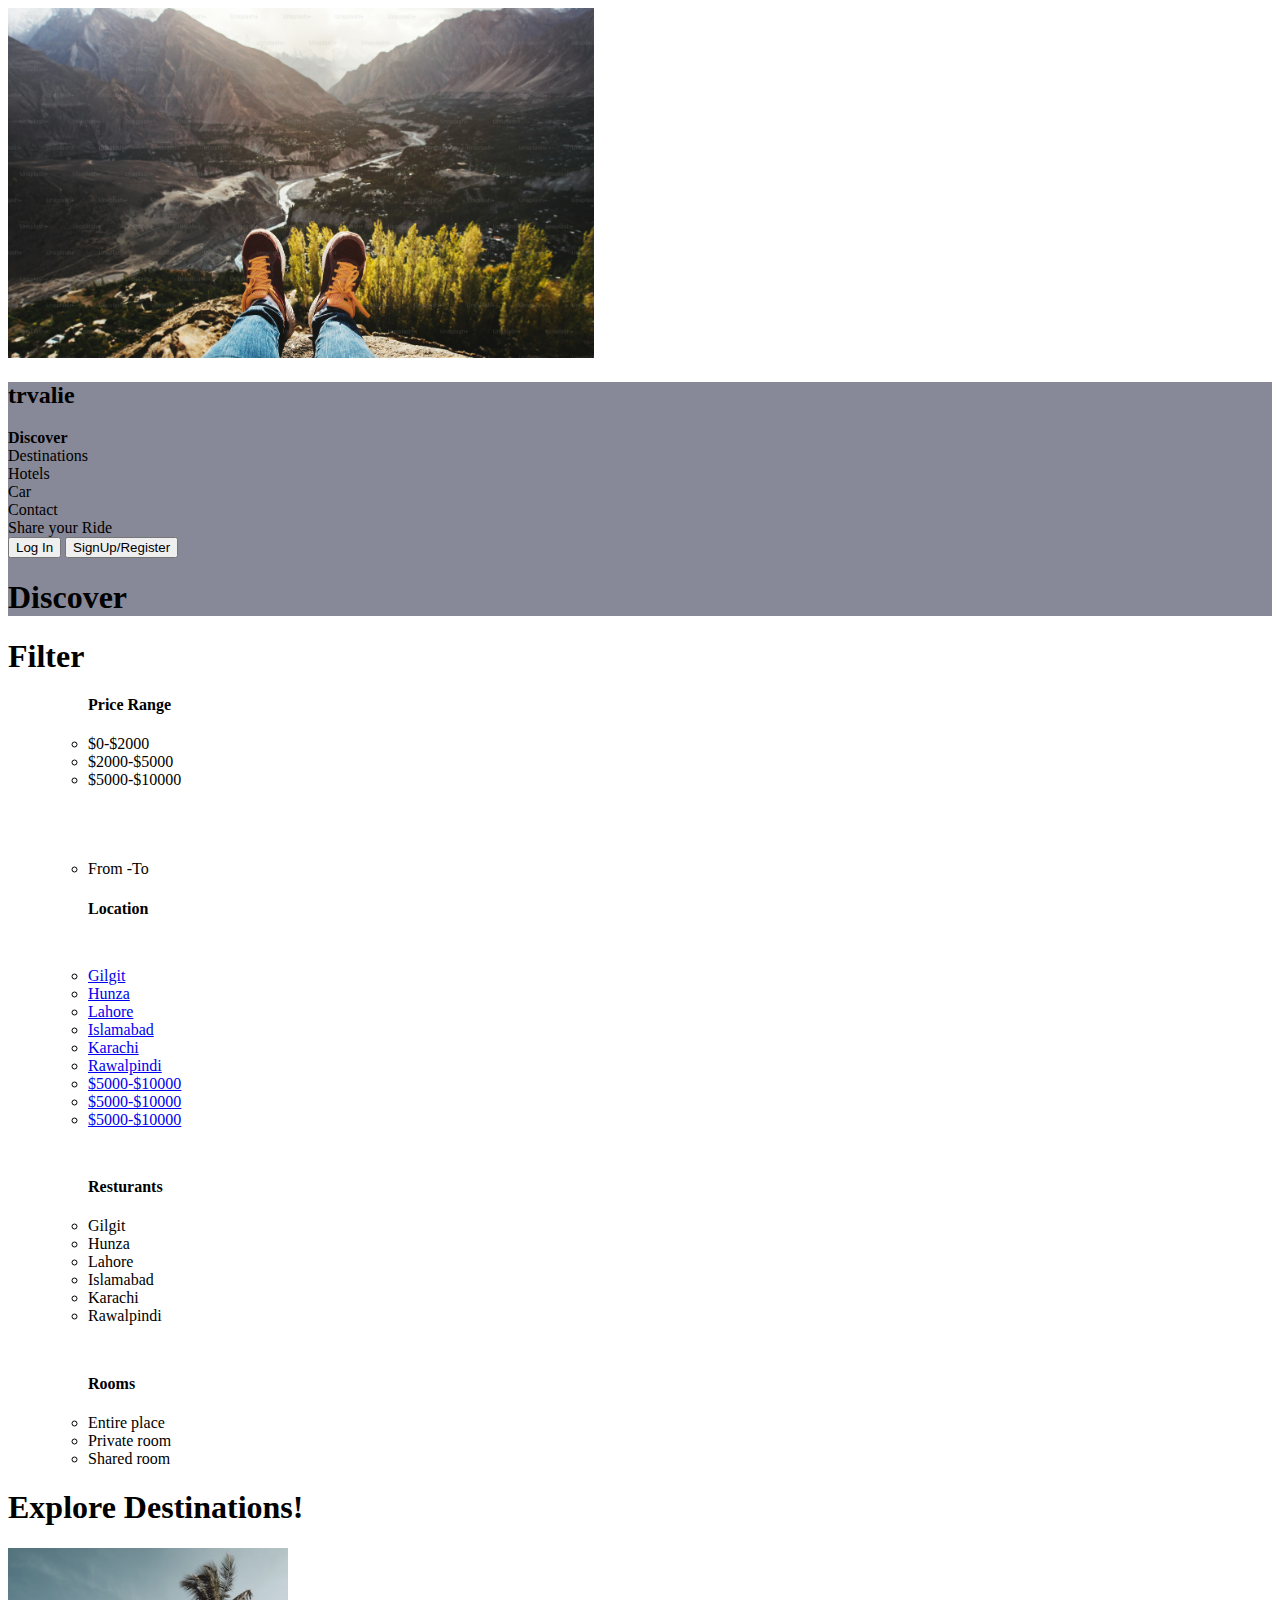
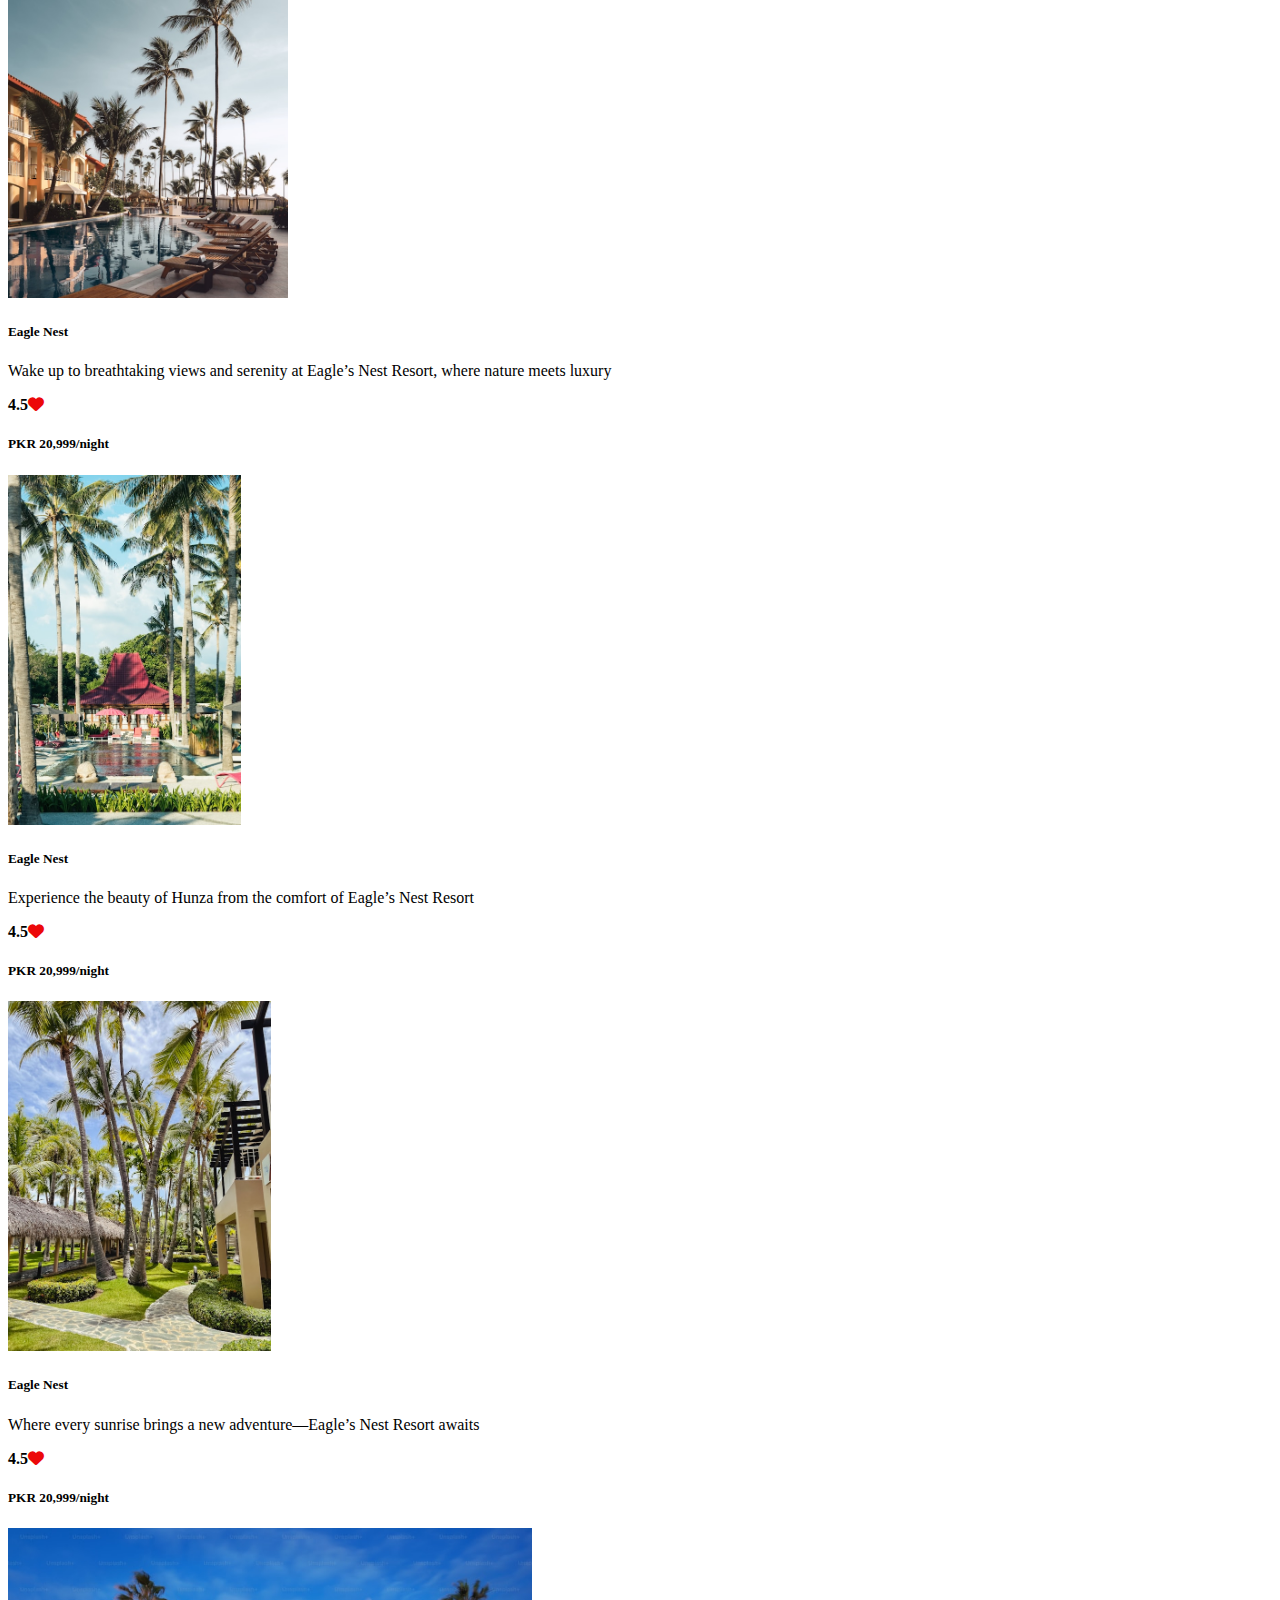
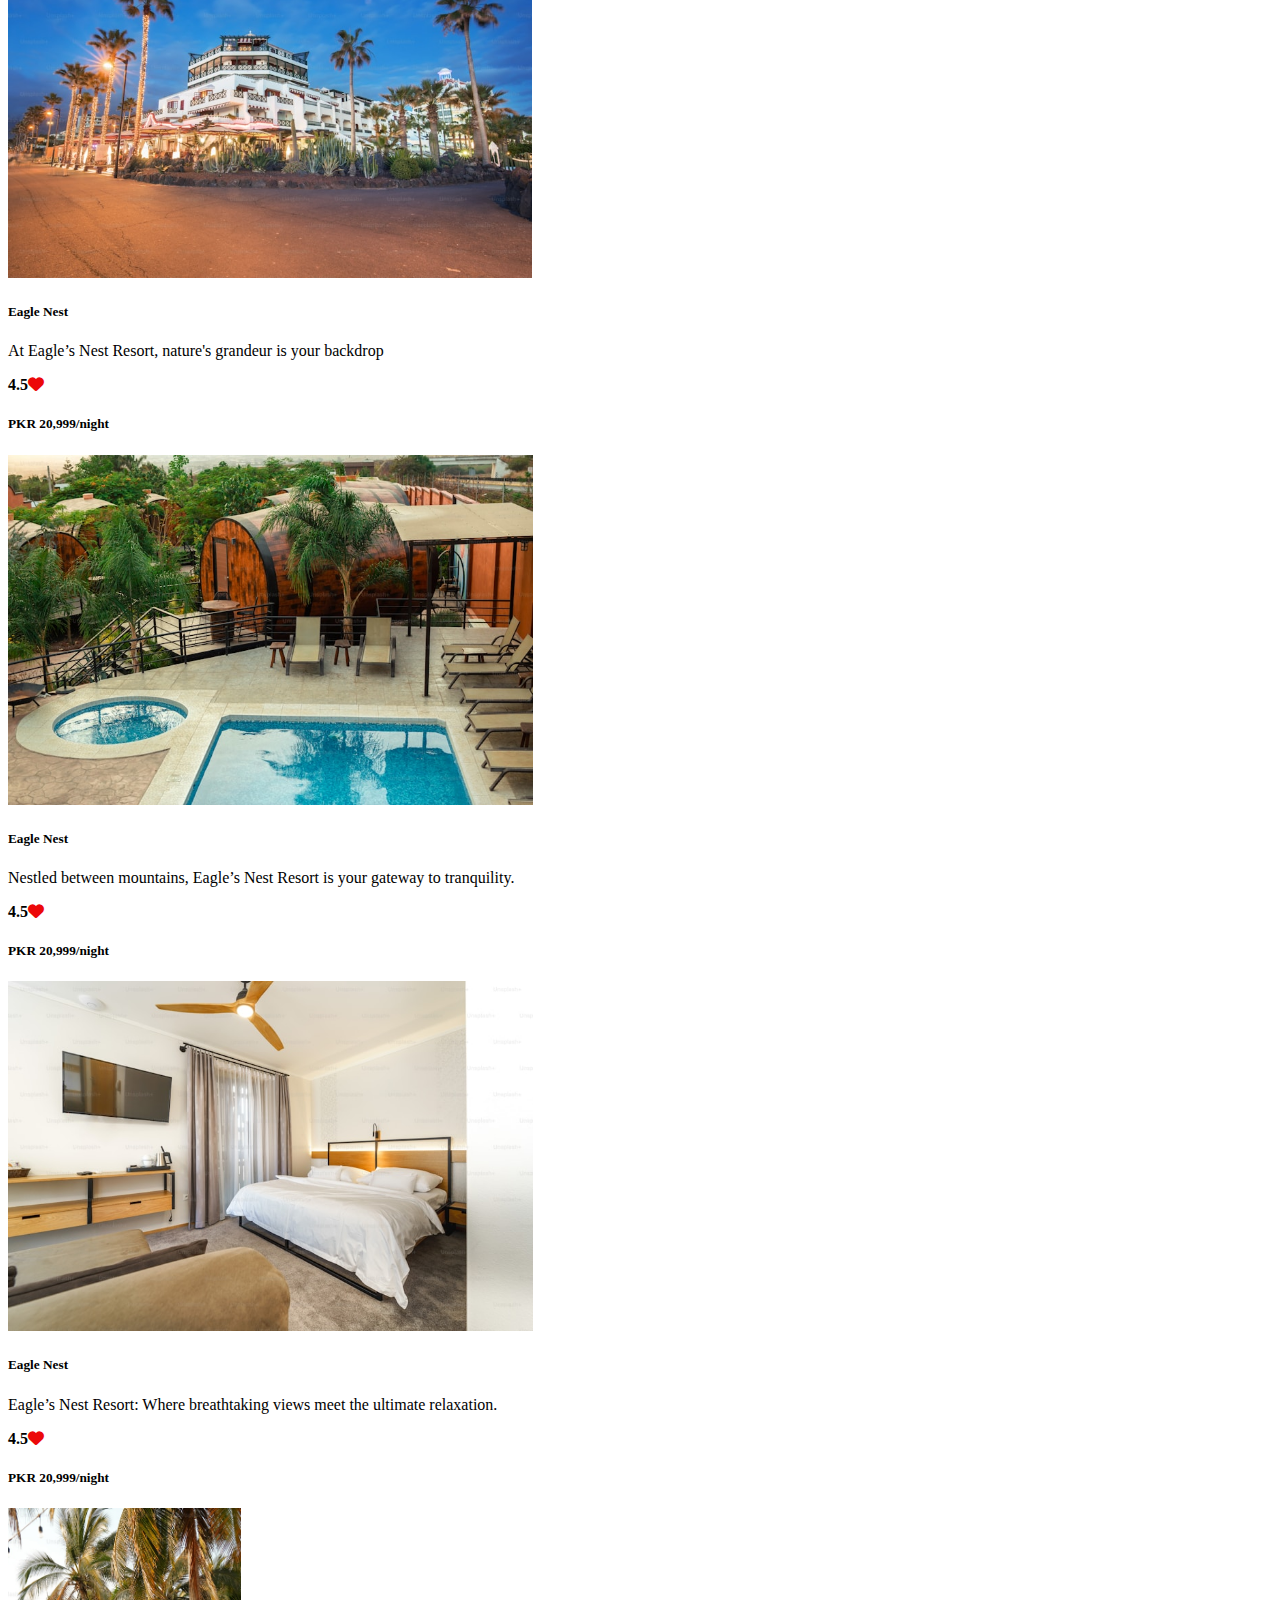
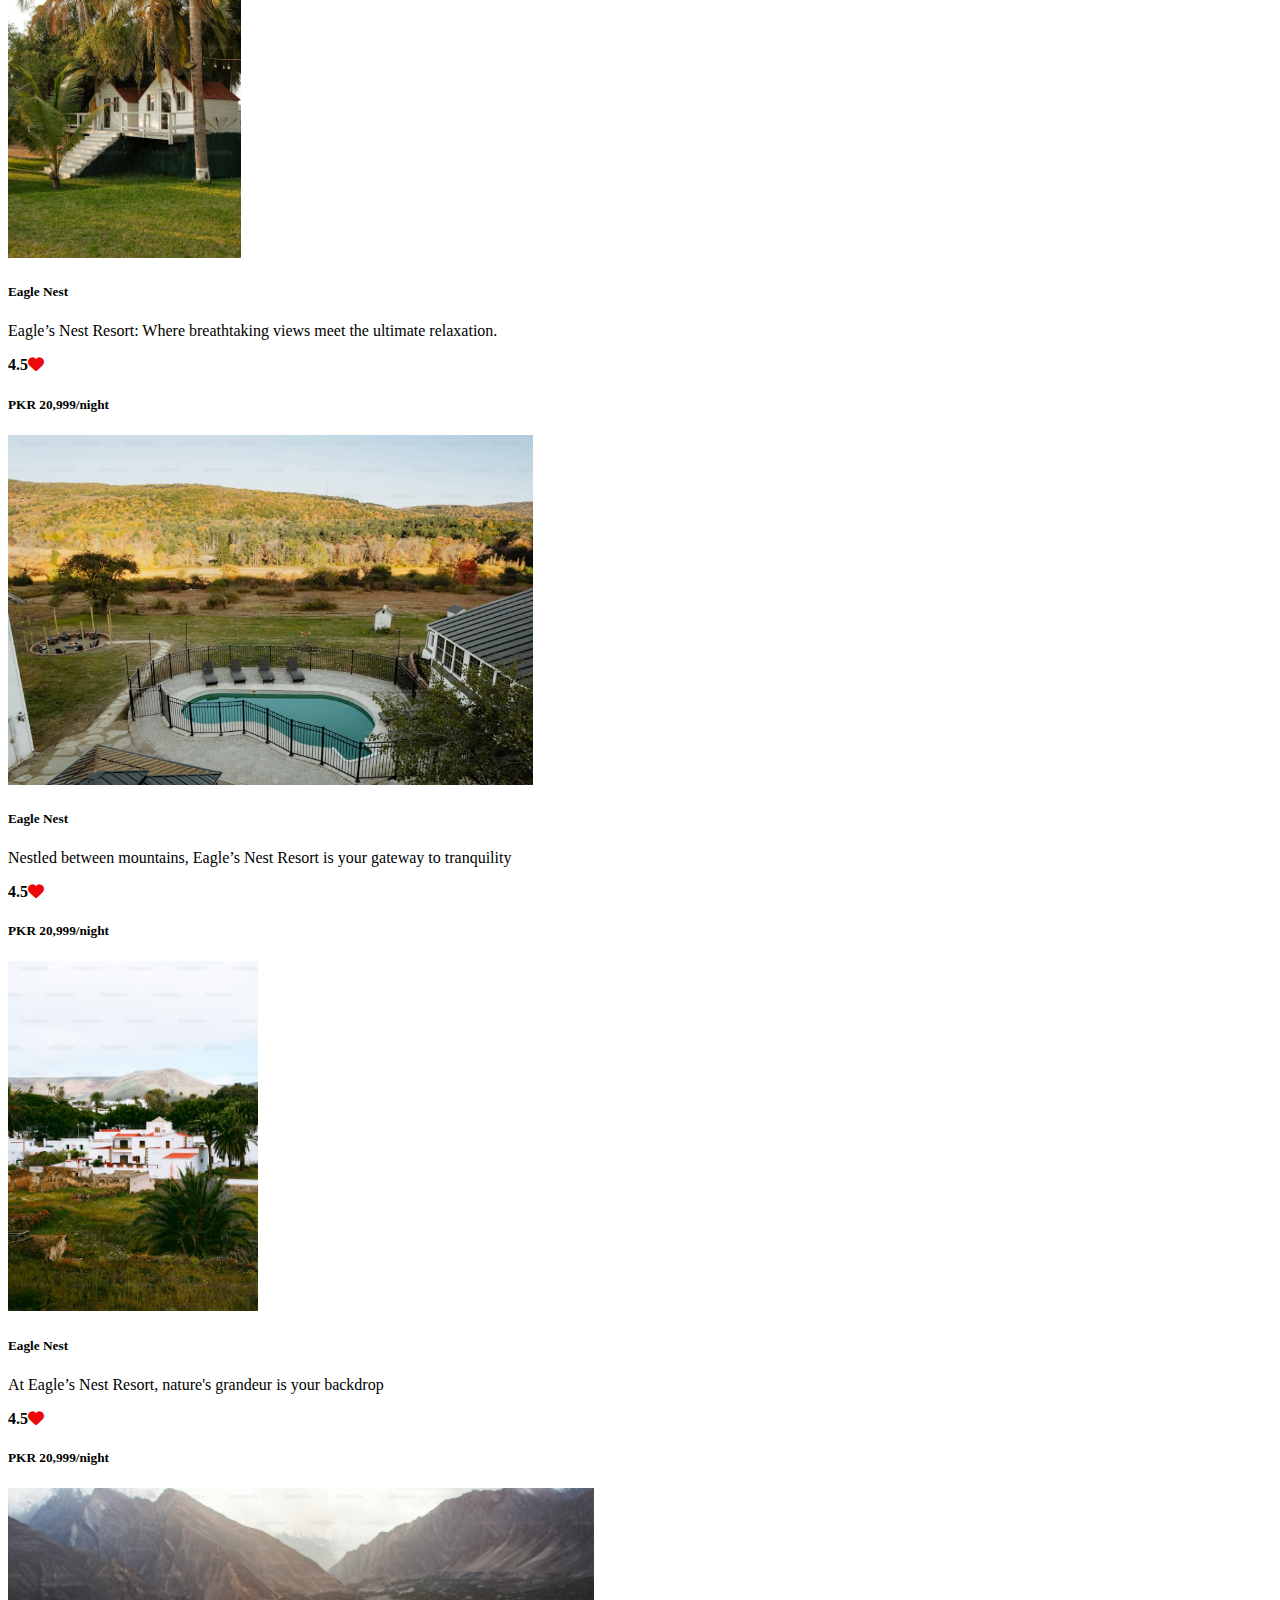
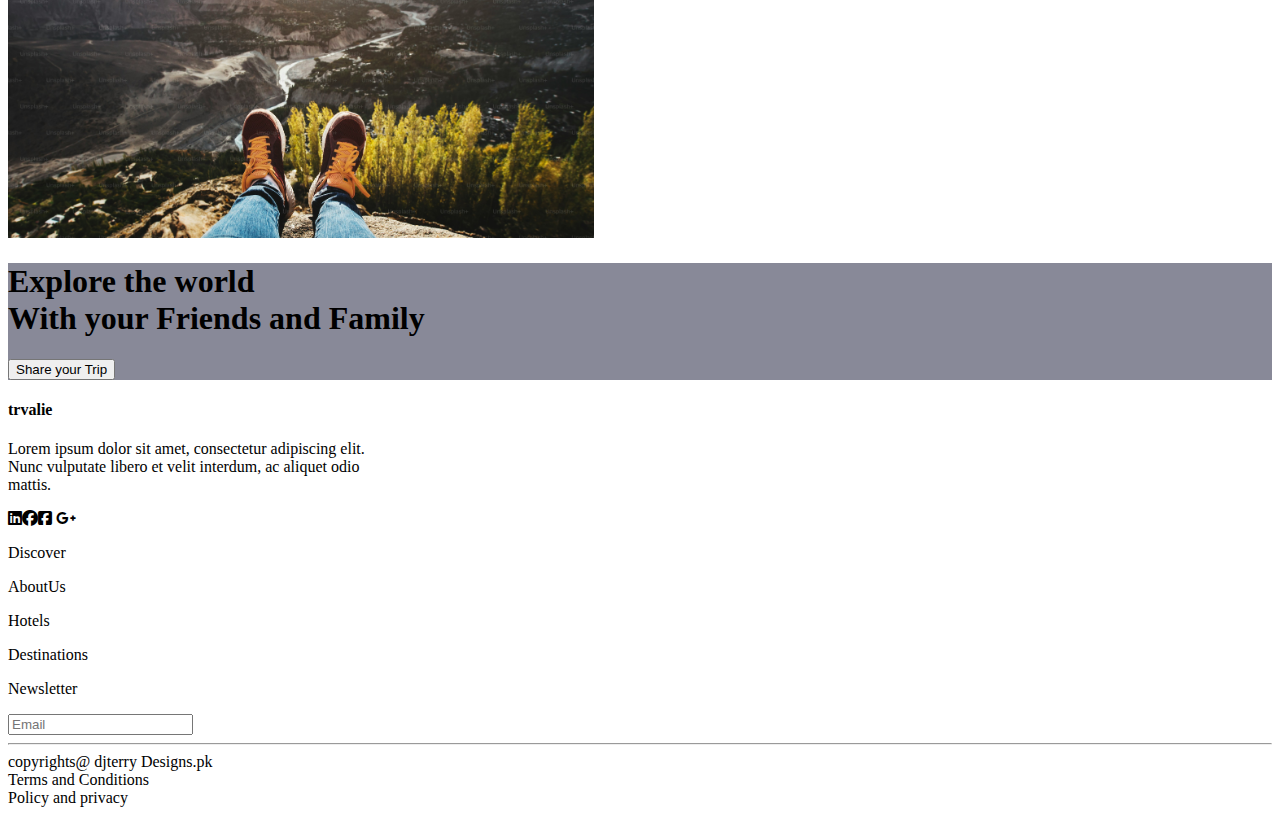
<file: 2nd_Project/index.html>
<!DOCTYPE html>
<html lang="en">
<head>
    <meta charset="UTF-8">
    <meta name="viewport" content="width=device-width, initial-scale=1.0">
    <link rel="stylesheet" href="style.css">
      <link rel="stylesheet" href="https://cdnjs.cloudflare.com/ajax/libs/font-awesome/6.7.2/css/all.min.css"
    integrity="sha512-Evv84Mr4kqVGRNSgIGL/F/aIDqQb7xQ2vcrdIwxfjThSH8CSR7PBEakCr51Ck+w+/U6swU2Im1vVX0SVk9ABhg=="
    crossorigin="anonymous" referrerpolicy="no-referrer" />
    <title>Document</title>
    <link href="https://cdn.jsdelivr.net/npm/bootstrap@5.3.6/dist/css/bootstrap.min.css" rel="stylesheet" integrity="sha384-4Q6Gf2aSP4eDXB8Miphtr37CMZZQ5oXLH2yaXMJ2w8e2ZtHTl7GptT4jmndRuHDT" crossorigin="anonymous">
</head>
<body>
  <section id="main_section">
  <div class="card text-light">
  <img src="./images/11.jpg" class="card-img" alt="...">
  <div class="card-img-overlay">
    <div class="row">
        <div class="col-md-2"><h2>trvalie</h2></div>
        <div class="col-md-7 pt-3">
      <div class="row pe-5">
          <div class="col-md-2"><b>Discover</b></div>
        <div class="col-md-2">Destinations</div>
        <div class="col-md-2">Hotels</div>
        <div class="col-md-1">Car</div>
        <div class="col-md-2">Contact</div>
        <div class="col-md-3">Share your Ride</div>

      </div>
        </div>
        <div class="col-md-3 p-1">
<button type="button" class="btn btn-outline-primary me-4">Log In</button>
                <button type="button" class="btn btn-primary">SignUp/Register</button>
    
        </div>
       
        
    </div>
<h1 class="text-center mt-5 pt-5">Discover</h1>
  </div>
</div>
</div>
</div>
</section>
<section id="sidebar">
  
<div class="container-fluid">
    <div class="row ">
      <div class="col-md-3">
         <div class="col h-100 shadow m-4">
   <div class="navbar">
    <h1 class="nav-text m-5">Filter</h1>
    <ol>
    <ul class="nav-text" style="types: elipps;">
      <h4>Price Range</h4>
      <li>$0-$2000</li>
      <li>$2000-$5000</li>
      <li>$5000-$10000</li>
      <pre>


      </pre>

    </ul>
        <ul class="nav-text" style="text-decoration: none;">
          <li>From   -To</li>
      <h4>Location</h4>    <pre>       </pre>  
      <li><a href="#" class="text-link">Gilgit</a></li>
      <li><a href="#" class="text-link">Hunza</a></li>
      <li><a href="#" class="text-link">Lahore</a></li>
      <li><a href="#" class="text-link">Islamabad</a></li>
      <li><a href="#" class="text-link">Karachi</a></li>
      <li><a href="#" class="text-link">Rawalpindi</a></li>
      <li><a href="#" class="text-link">$5000-$10000</a></li>
      <li><a href="#" class="text-link">$5000-$10000</a></li>
      <li><a href="#" class="text-link">$5000-$10000</a></li>
<pre>    </pre>
    </ul>
    <ul class="nav-text">
      <h4>Resturants</h4>
      <li>Gilgit</li>
      <li>Hunza</li>
      <li>Lahore</li>
      <li>Islamabad</li>
      <li>Karachi</li>
      <li>Rawalpindi</li>
      <pre>   </pre>
    </ul>
    <ul class="nav-text">
      <h4>Rooms</h4>
      <li>Entire place</li>
      <li>Private room</li>
      <li>Shared room</li>
    </ul></ol>
   </div>
        </div>
      </div>
      <div class="col-md-9 mt-5">
          <div class="text pb-4"><h1>Explore Destinations!
</h1></div>
<div class="row row-cols-1 row-cols-md-3 g-4">

  <div class="col">
    <div class="card">
      <img src="./images/1.jpg" class="card-img h-35" alt="...">
      <div class="card-body">
        <h5 class="card-title">Eagle Nest</h5>
        <p class="card-text">Wake up to breathtaking views and serenity at Eagle’s Nest Resort, where nature meets luxury</p>
        <div class="row">
            <div class="col-md-3 text-danger"><p><b>4.5</b><i class="fa-solid fa-heart ms-2"
                style="color: #ec0909;"></i></p></div>
            <div class="col-md-9 text-end"><h5>PKR 20,999/night</h5></div>
        </div>
      </div>
    </div>
  </div>
  <div class="col">
    <div class="card">
      <img src="./images/2.jpg" class="card-img h-35" alt="...">
      <div class="card-body mb-4">
        <h5 class="card-title">Eagle Nest</h5>
        <p class="card-text">Experience the beauty of Hunza from the comfort of Eagle’s Nest Resort</p>
                <div class="row">
            <div class="col-md-3 text-danger"><p><b>4.5</b><i class="fa-solid fa-heart ms-2"
                style="color: #ec0909;"></i></p></div>
            <div class="col-md-9 text-end"><h5>PKR 20,999/night</h5></div>
        </div>
      </div>
    </div>
  </div>
  <div class="col">
    <div class="card">
      <img src="./images/3.jpg" class="card-img h-35" alt="...">
      <div class="card-body mb-4">
        <h5 class="card-title">Eagle Nest</h5>
        <p class="card-text">Where every sunrise brings a new adventure—Eagle’s Nest Resort awaits</p>
                <div class="row">
            <div class="col-md-3 text-danger"><p><b>4.5</b><i class="fa-solid fa-heart ms-2"
                style="color: #ec0909;"></i></p></div>
            <div class="col-md-9 text-end"><h5>PKR 20,999/night</h5></div>
        </div>
      </div>
    </div>
  </div>
  <div class="col">
    <div class="card">
      <img src="./images/4.jpg" class="card-img h-35" alt="...">
      <div class="card-body mb-4">
        <h5 class="card-title">Eagle Nest</h5>
        <p class="card-text">At Eagle’s Nest Resort, nature's grandeur is your backdrop</p>
                <div class="row">
            <div class="col-md-3 text-danger"><p><b>4.5</b><i class="fa-solid fa-heart ms-2"
                style="color: #ec0909;"></i></p></div>
            <div class="col-md-9 text-end"><h5>PKR 20,999/night</h5></div>
        </div>
      </div>
    </div>
  </div>
  <div class="col">
    <div class="card">
      <img src="./images/5.jpg" class="card-img h-35" alt="...">
      <div class="card-body">
        <h5 class="card-title">Eagle Nest</h5>
        <p class="card-text">Nestled between mountains, Eagle’s Nest Resort is your gateway to tranquility.</p>
                <div class="row">
            <div class="col-md-3 text-danger"><p><b>4.5</b><i class="fa-solid fa-heart ms-2"
                style="color: #ec0909;"></i></p></div>
            <div class="col-md-9 text-end"><h5>PKR 20,999/night</h5></div>
        </div>
      </div>
    </div>
  </div>
  <div class="col">
    <div class="card">
      <img src="./images/6.jpg" class="card-img h-35" alt="...">
      <div class="card-body">
        <h5 class="card-title">Eagle Nest</h5>
        <p class="card-text">Eagle’s Nest Resort: Where breathtaking views meet the ultimate relaxation.</p>
                <div class="row">
            <div class="col-md-3 text-danger"><p><b>4.5</b><i class="fa-solid fa-heart ms-2"
                style="color: #ec0909;"></i></p></div>
            <div class="col-md-9 text-end"><h5>PKR 20,999/night</h5></div>
        </div>
      </div>
    </div>
  </div>
  <div class="col">
    <div class="card">
      <img src="./images/7.jpg" class="card-img h-35" alt="...">
      <div class="card-body">
        <h5 class="card-title">Eagle Nest</h5>
        <p class="card-text">Eagle’s Nest Resort: Where breathtaking views meet the ultimate relaxation.</p>
                <div class="row">
            <div class="col-md-3 text-danger"><p><b>4.5</b><i class="fa-solid fa-heart ms-2"
                style="color: #ec0909;"></i></p></div>
            <div class="col-md-9 text-end"><h5>PKR 20,999/night</h5></div>
        </div>
      </div>
    </div>
  </div>
  <div class="col">
    <div class="card">
      <img src="./images/8.jpg" class="card-img h-35" alt="...">
      <div class="card-body">
        <h5 class="card-title">Eagle Nest</h5>
        <p class="card-text">Nestled between mountains, Eagle’s Nest Resort is your gateway to tranquility</p>
                <div class="row">
            <div class="col-md-3 text-danger"><p><b>4.5</b><i class="fa-solid fa-heart ms-2"
                style="color: #ec0909;"></i></p></div>
            <div class="col-md-9 text-end"><h5>PKR 20,999/night</h5></div>
        </div>
      </div>
    </div>
  </div>
  <div class="col">
    <div class="card">
      <img src="./images/9.jpg" class="card-img h-35" alt="...">
      <div class="card-body mb-4">
        <h5 class="card-title">Eagle Nest</h5>
        <p class="card-text">At Eagle’s Nest Resort, nature's grandeur is your backdrop</p>
                <div class="row">
            <div class="col-md-3 text-danger"><p><b>4.5</b><i class="fa-solid fa-heart ms-2"
                style="color: #ec0909;"></i></p></div>
            <div class="col-md-9 text-end"><h5>PKR 20,999/night</h5></div>
        </div>
      </div>
    </div>
  </div>
</div>
      </div>
   </div>
</div>
</section>


 <div class="container mt-5 bg-light p-4">
   <div class="card text-bg-dar m-0 ">
  <img src="./images/11.jpg" class="card-img h-75" alt="injoy moment">
  <div class="card-img-overlay">
    <h1 class="card-title mt-5 text-light">Explore the world <br>
With your Friends and Family</h1>
<button type="button" class="btn btn-dark mt-5">Share your Trip</button>
  </div>
</div>
 </div>

 
 <footer class="container-fluid bg-dark text-light">
  <div class="row mt-5 pt-4">
    <div class="col-md-7">
      <h4>trvalie</h4>
      <p>Lorem ipsum dolor sit amet, consectetur adipiscing elit. <br> Nunc vulputate libero et velit interdum, ac aliquet odio <br> mattis.</p>
      <p><i class="fa-brands fa-linkedin me-3"></i><i class="fa-brands fa-facebook me-3"></i><i class="fa-brands fa-square-facebook me-3"></i> <i class="fa-brands fa-google-plus-g me-3"></i></p>
    </div>
      <div class="col-md-5">
      <div class="row">
        <div class="col-2"><p>Discover</p></div>
        <div class="col-2"><p>AboutUs</p></div>
        <div class="col-2"><p>Hotels</p></div>
        <div class="col-2"><p>Destinations</p></div>
      </div>
      <p>Newsletter</p>
      <div class="input-group mb-3">
  <input type="text" class="input p-1" placeholder="Email">
</div>
    </div>
  </div>
  <hr>
  <div class="row pb-3">
    <div class="col-md-6">copyrights@ djterry Designs.pk</div>
    <div class="col-md-6">
    <div class="row">
        <div class="col-8">Terms and Conditions</div>
      <div class="col-4">Policy and privacy</div>
    </div>
    </div>
  </div>
 </footer>
</body>
</html>
</file>
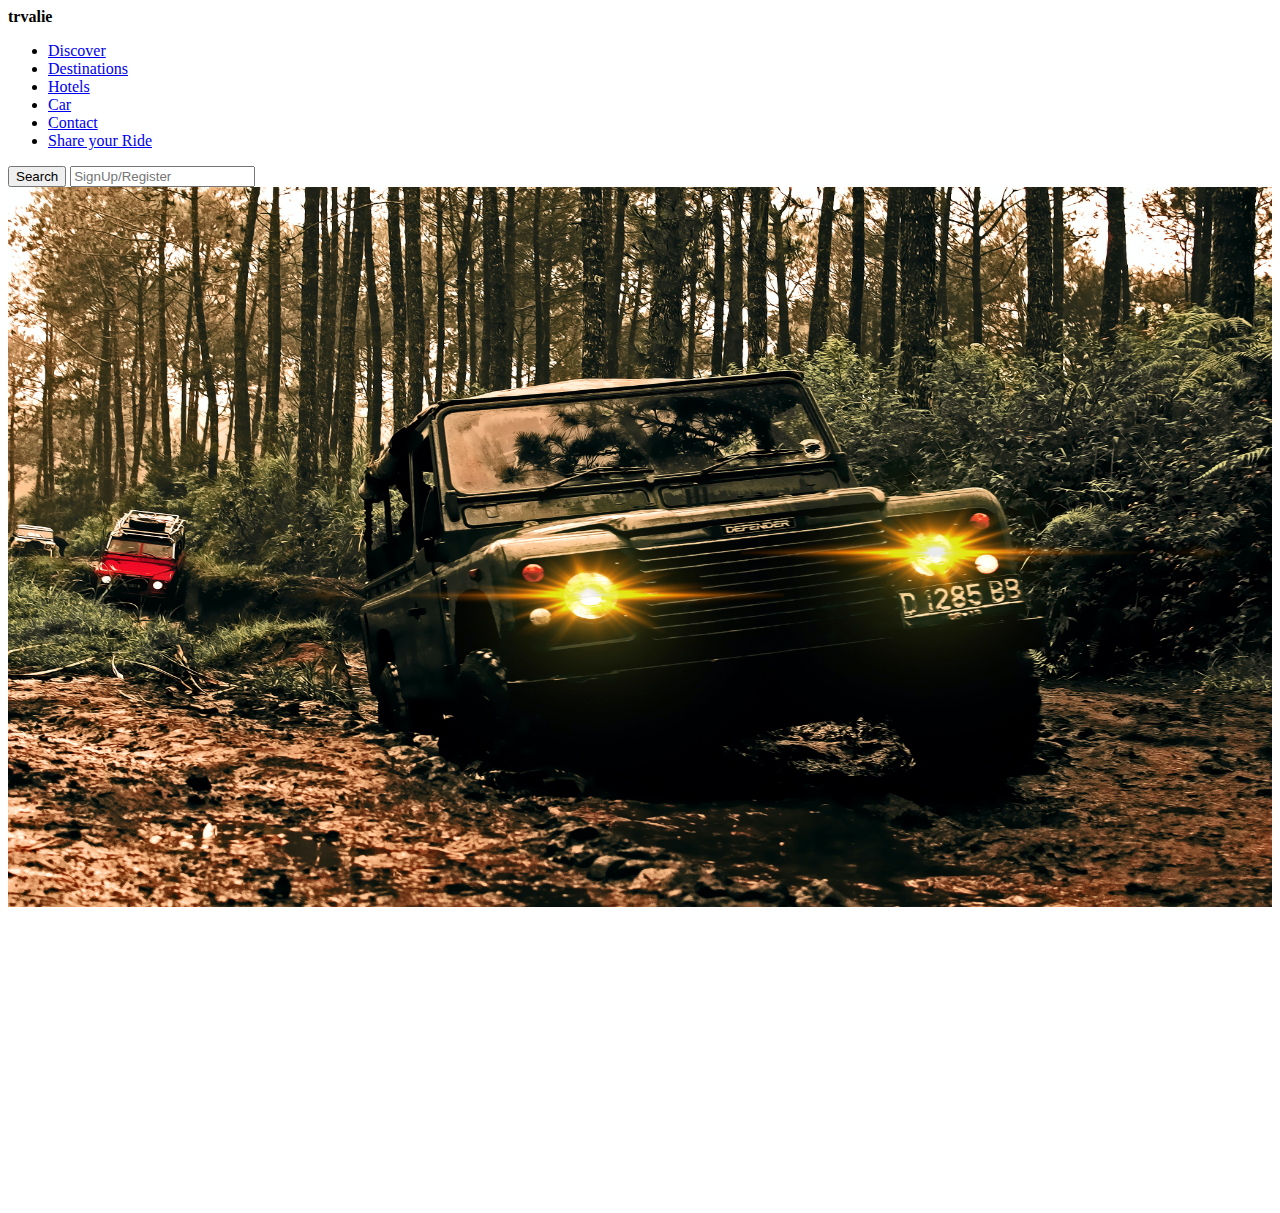
<file: 3rd_Project/index.html>
<!DOCTYPE html>
<html lang="en">
<head>
    <meta charset="UTF-8">
    <meta name="viewport" content="width=device-width, initial-scale=1.0">
    <link rel="stylesheet" href="style.css">
    <title>Document</title>
    <link href="https://cdn.jsdelivr.net/npm/bootstrap@5.3.6/dist/css/bootstrap.min.css" rel="stylesheet" integrity="sha384-4Q6Gf2aSP4eDXB8Miphtr37CMZZQ5oXLH2yaXMJ2w8e2ZtHTl7GptT4jmndRuHDT" crossorigin="anonymous">
</head>
<body>
    <nav class="navbar bg-body-tertiary mt-2 mb-5">
  <div class="container-fluid">
    <a class="navbar-brand ms-4"><b>trvalie</b></a>
    <ul class="nav justify-content-center">
  <li class="nav-item">
    <a class="nav-link active" aria-current="page" href="#">Discover</a>
  </li>
  <li class="nav-item">
    <a class="nav-link" href="#">Destinations</a>
  </li>
  <li class="nav-item">
    <a class="nav-link" href="#">Hotels</a>
  </li>
  <li class="nav-item">
    <a class="nav-link" href="active">Car</a>
  </li>
    <li class="nav-item">
    <a class="nav-link active" aria-current="page" href="#">Contact</a>
  </li>
  <li class="nav-item">
    <a class="nav-link" href="#">Share your Ride</a>
  </li>
</ul>
    <form class="d-flex" role="search">
         <button class="btn btn-outline-success me-4" type="submit">Search</button>
      <input class="form-control me-2" type="search" placeholder="SignUp/Register" aria-label="Search"/>
     
    </form>
  </div>
</nav>
<div class="figure">
    <img src="./images/forest.jpg" class="figure-img" alt="">
      <div class="card-img-overlay">
    <div class="combine">
        <h5 class="card-title">Its Time to go</h6>
            <h1 class="card-title">Don’t just dream about it,<br>plan it.
Travel.</h1>
    <p class="card-text">Lorem ipsum dolor sit amet, consectetur adipiscing elit. Nunc vulputate <br> libero et velit interdum, ac aliquet odio mattis.</p>
    </div>
  </div>
</div>

</body>
<script src="https://cdn.jsdelivr.net/npm/bootstrap@5.3.6/dist/js/bootstrap.bundle.min.js" integrity="sha384-j1CDi7MgGQ12Z7Qab0qlWQ/Qqz24Gc6BM0thvEMVjHnfYGF0rmFCozFSxQBxwHKO" crossorigin="anonymous"></script>
</html>
</file>
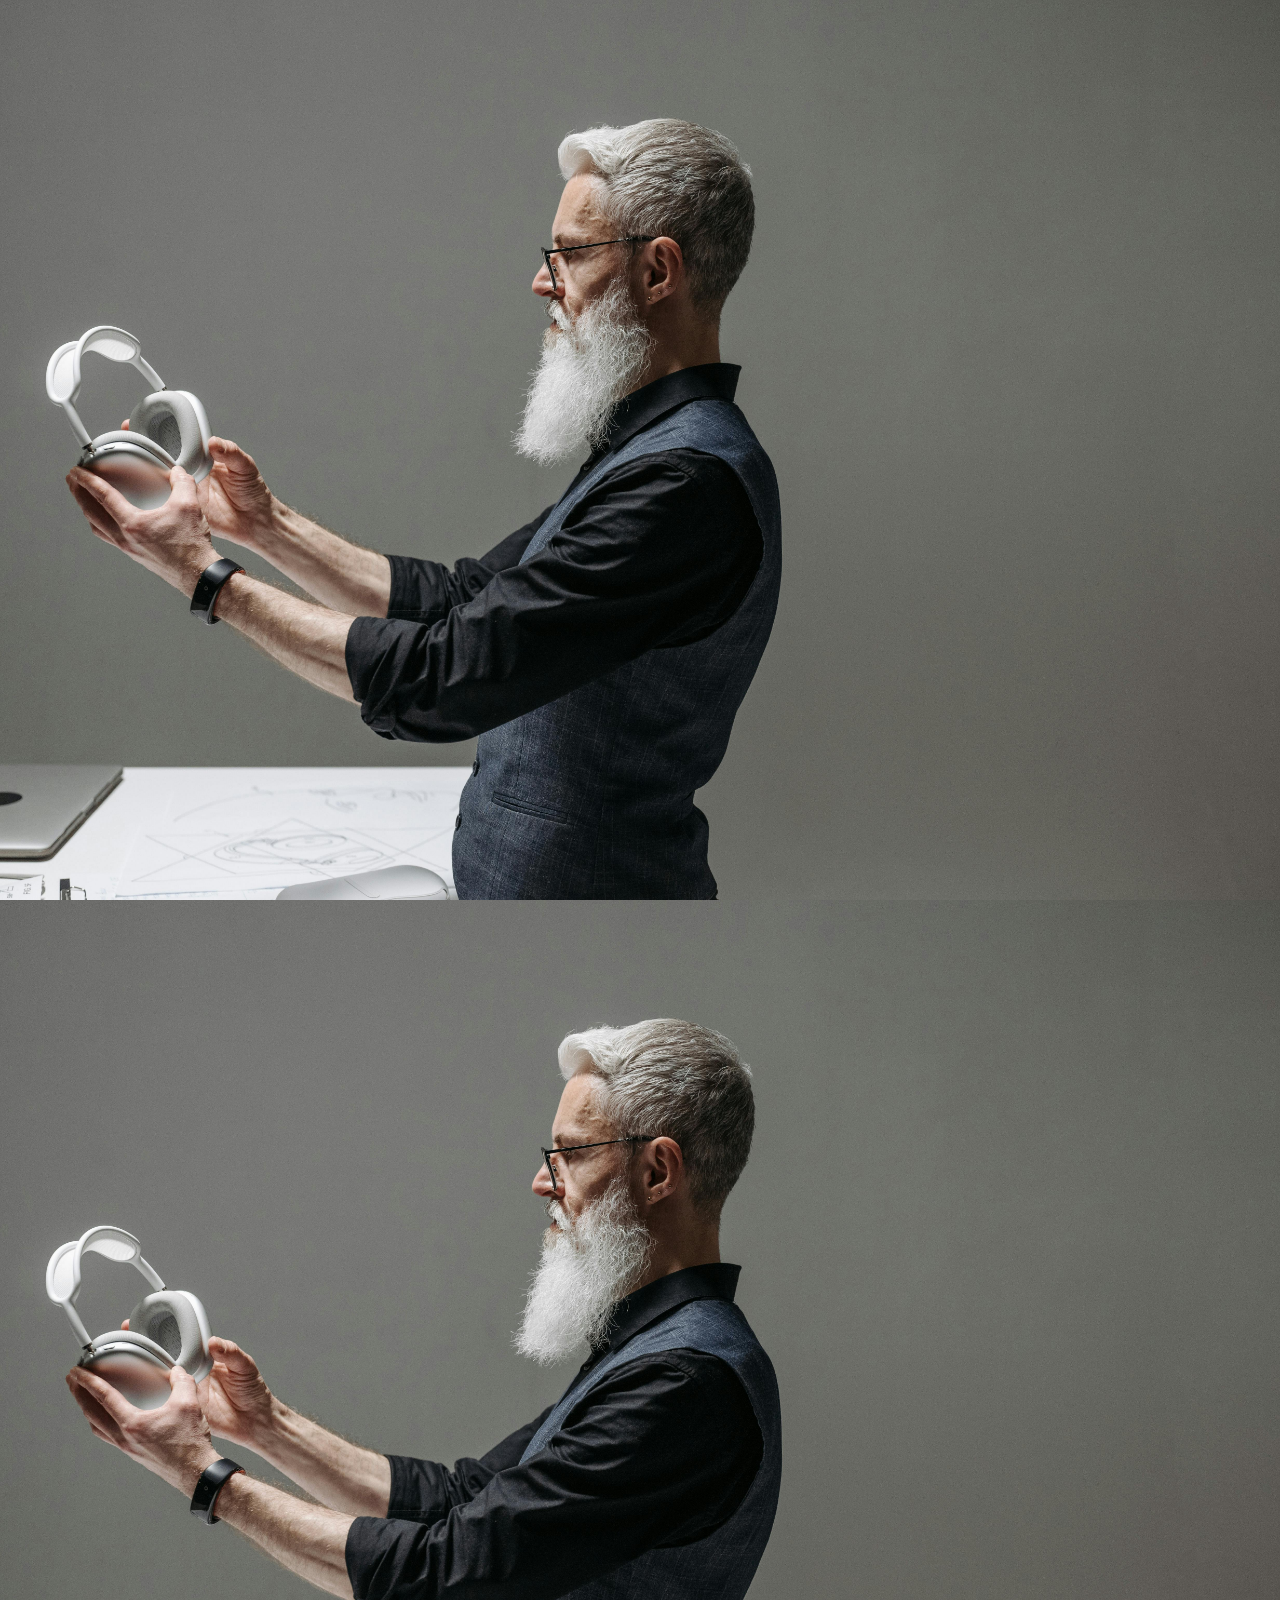
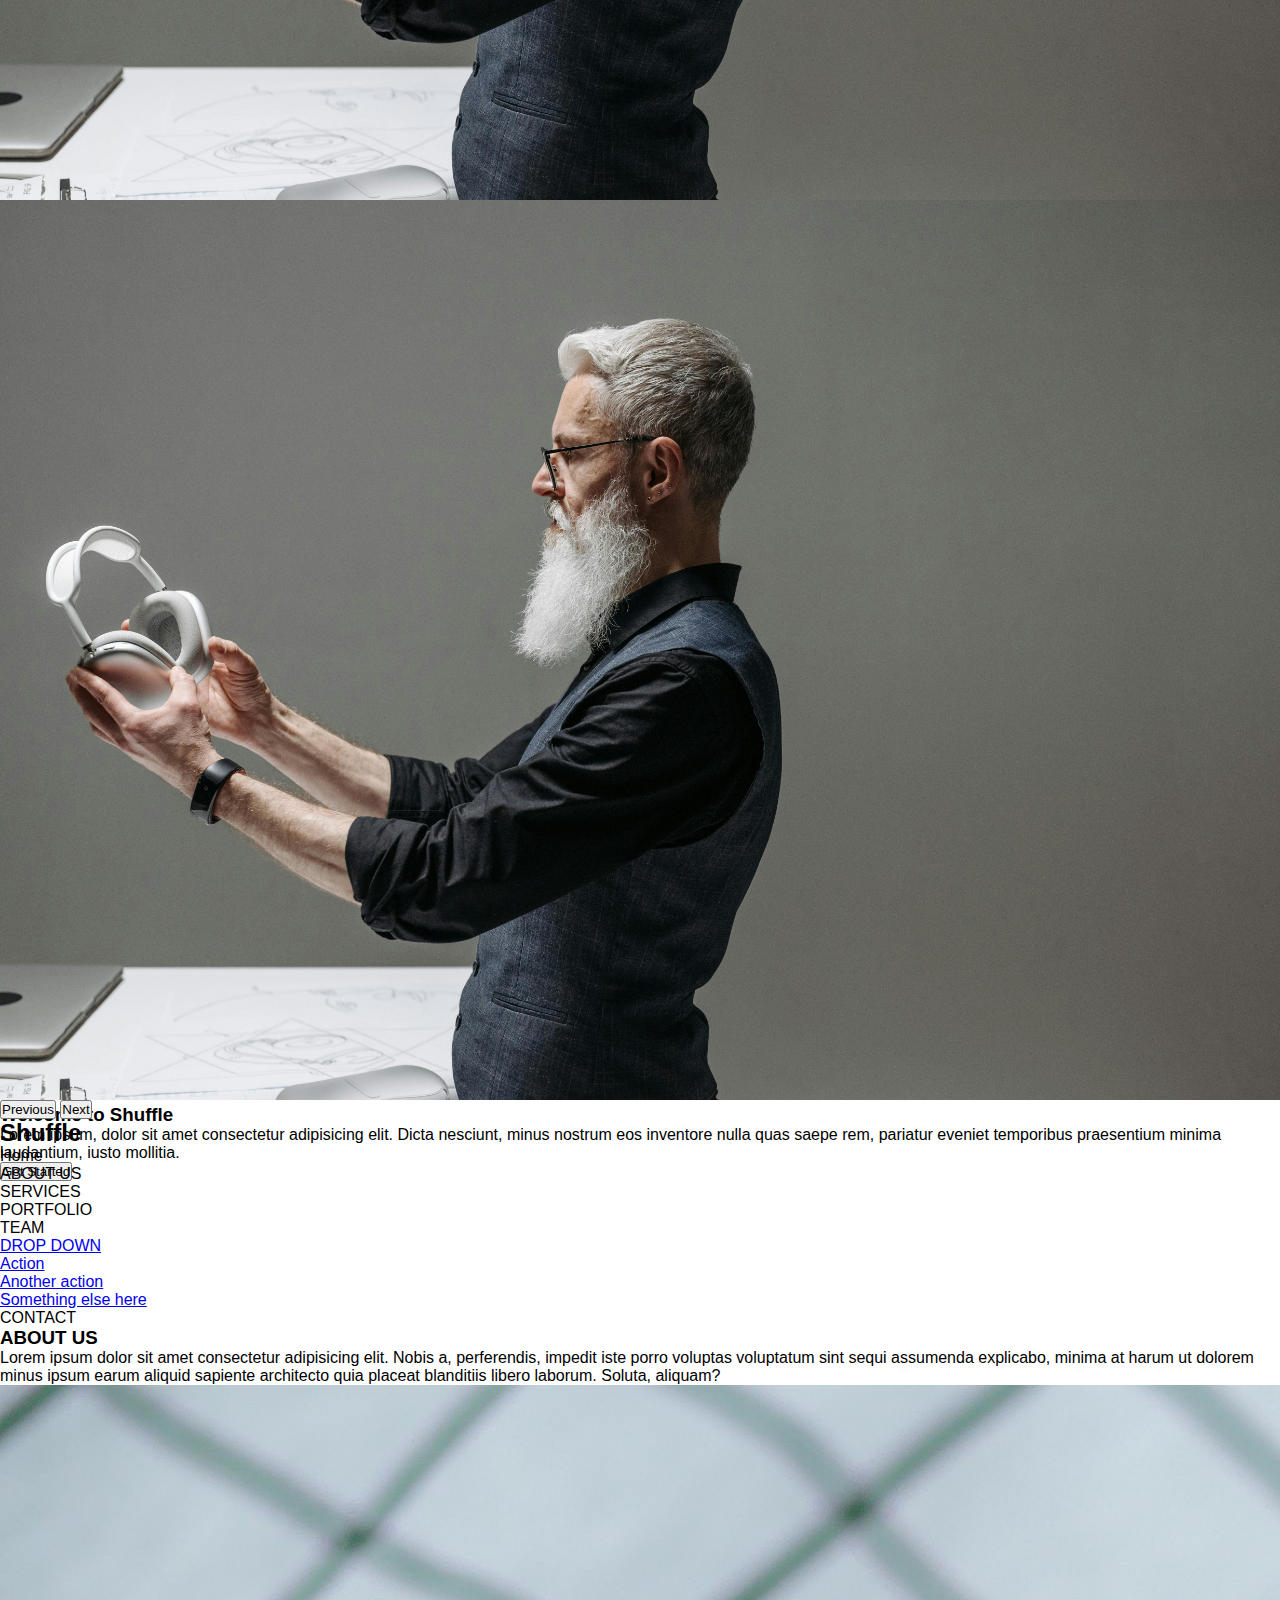
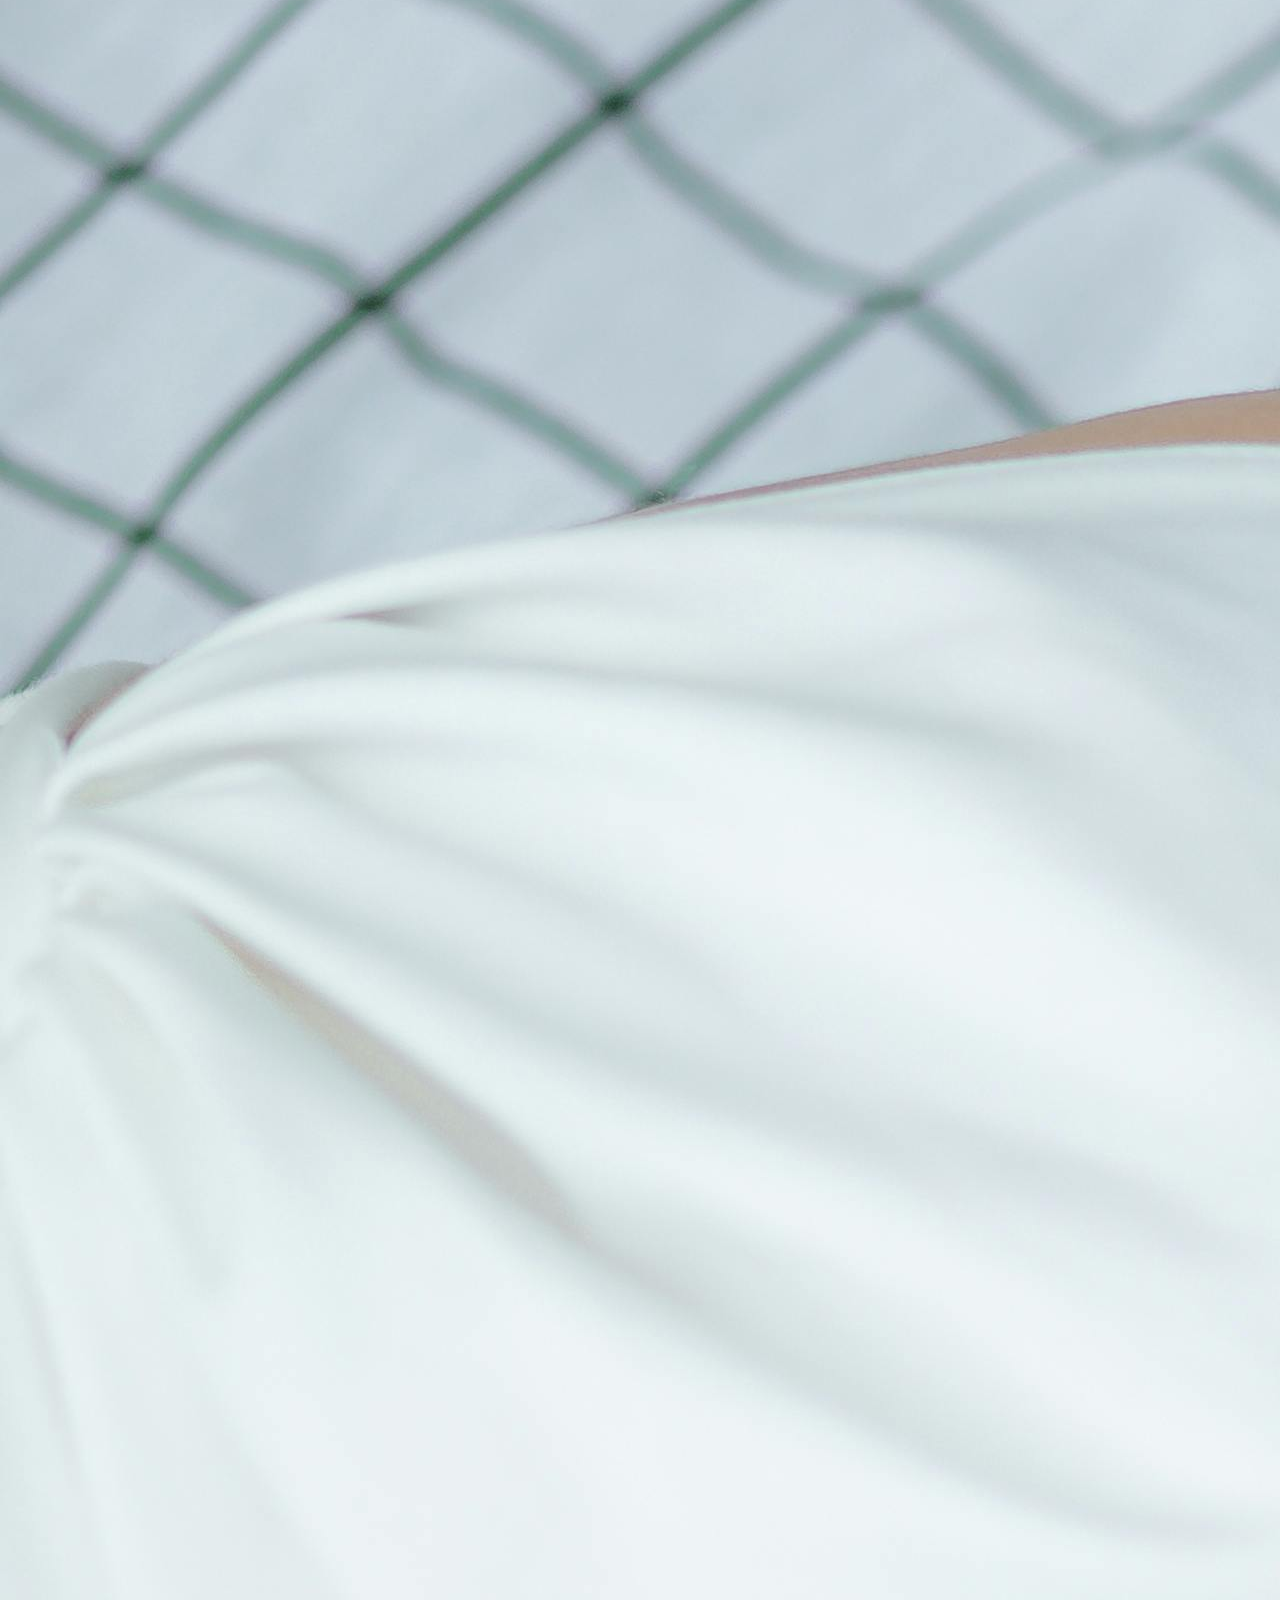
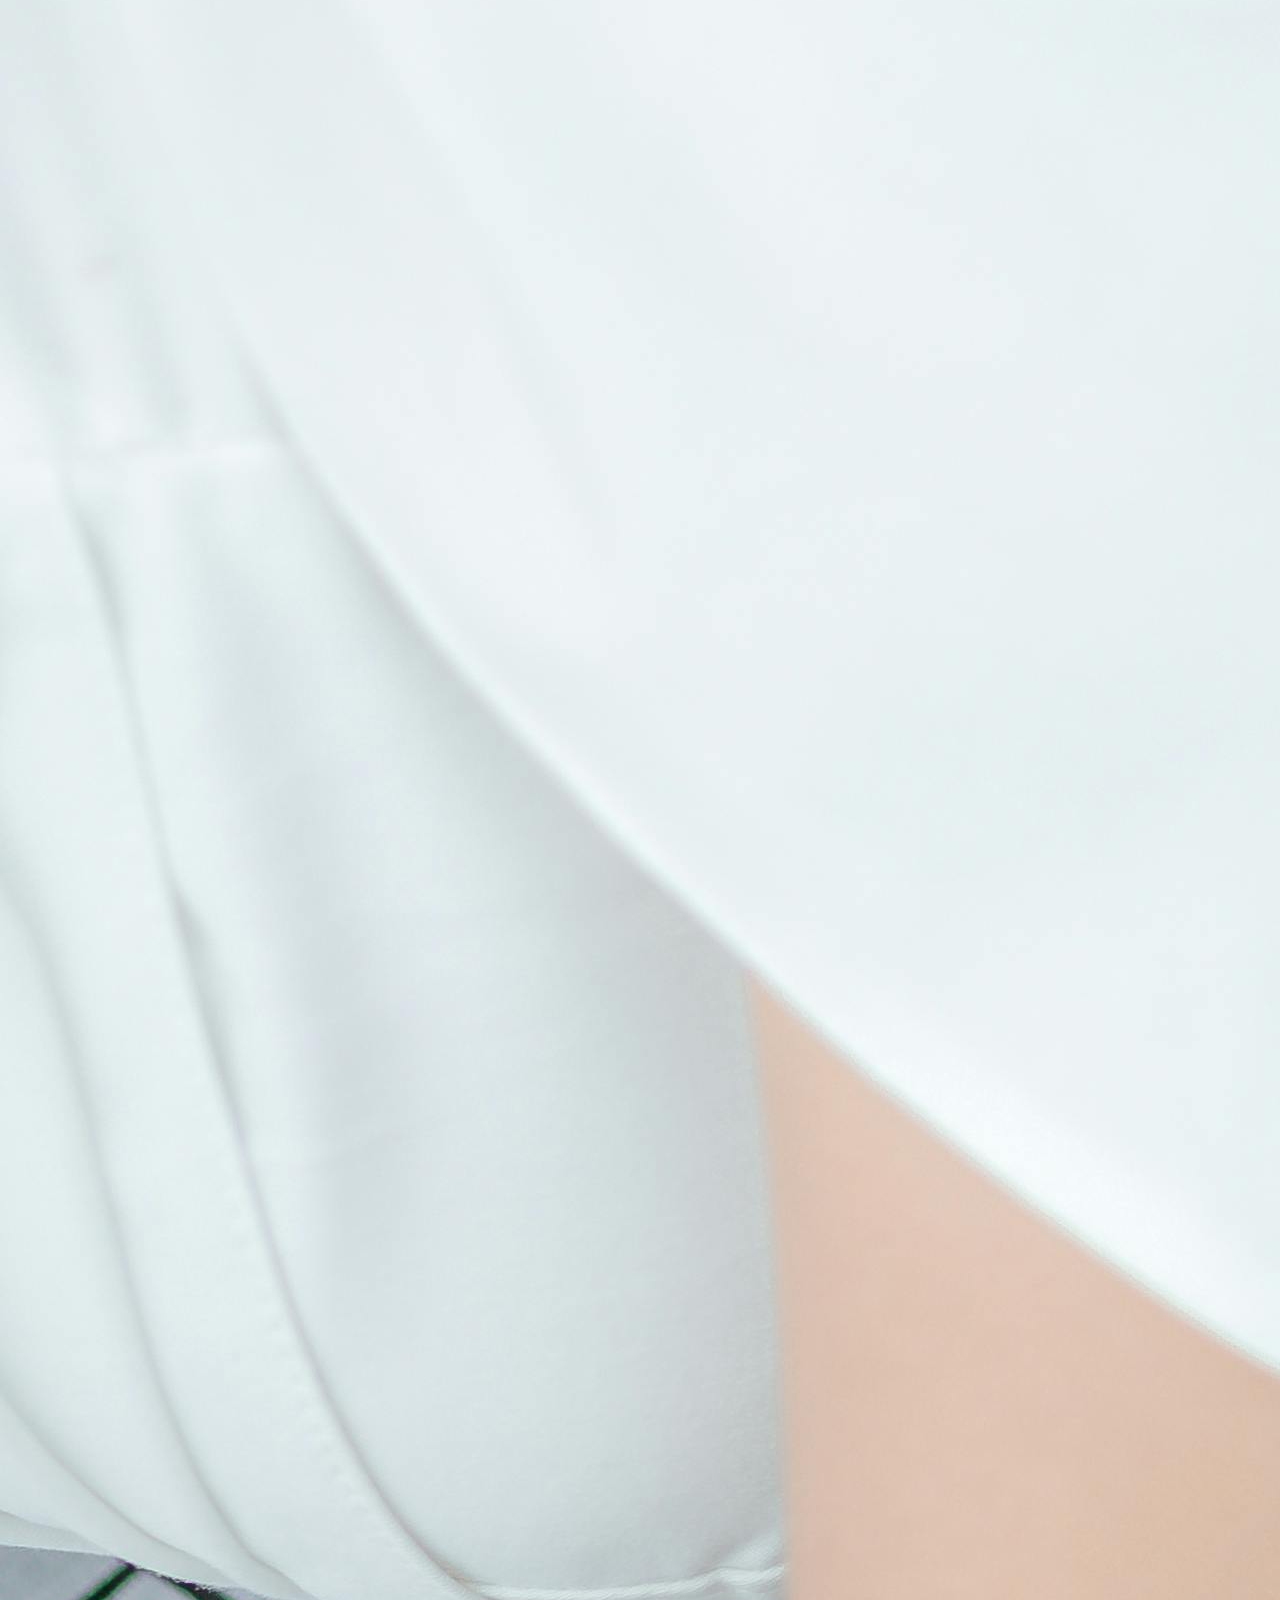
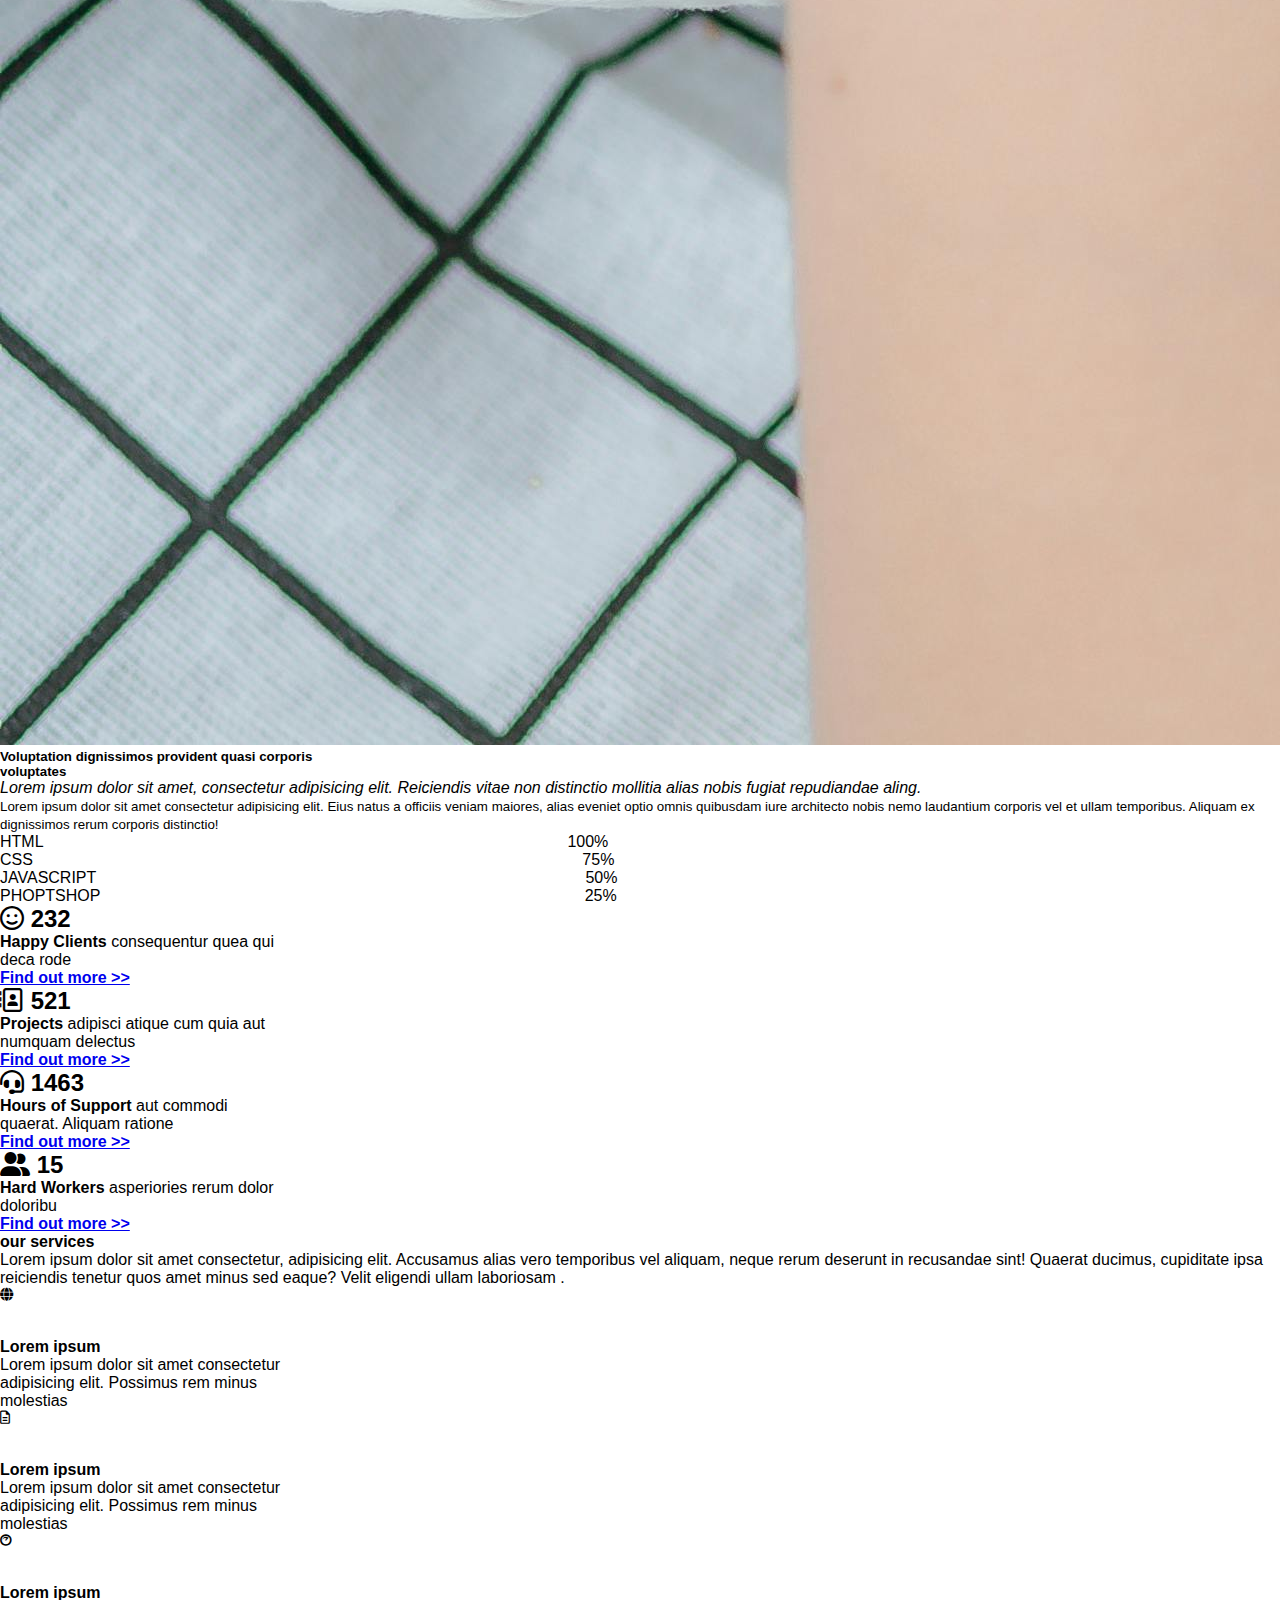
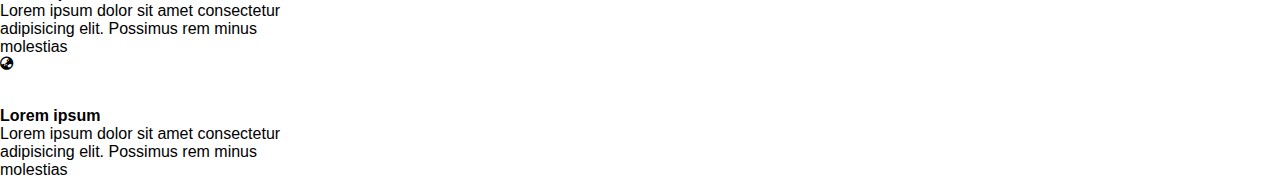
<file: 4th_project/index.html>
<!DOCTYPE html>
<html lang="en">
<head>
    <meta charset="UTF-8">
    <meta name="viewport" content="width=device-width, initial-scale=1.0">
    <link rel="stylesheet" href="style.css">
    <title>Document</title>
    <link rel="stylesheet" href="https://cdnjs.cloudflare.com/ajax/libs/font-awesome/6.7.2/css/all.min.css" integrity="sha512-Evv84Mr4kqVGRNSgIGL/F/aIDqQb7xQ2vcrdIwxfjThSH8CSR7PBEakCr51Ck+w+/U6swU2Im1vVX0SVk9ABhg==" crossorigin="anonymous" referrerpolicy="no-referrer" />
    <link href="https://cdn.jsdelivr.net/npm/bootstrap@5.3.6/dist/css/bootstrap.min.css" rel="stylesheet" integrity="sha384-4Q6Gf2aSP4eDXB8Miphtr37CMZZQ5oXLH2yaXMJ2w8e2ZtHTl7GptT4jmndRuHDT" crossorigin="anonymous">
</head>
<body>
    <div class="container-fluid">
        <div id="carouselExampleCaptions" class="carousel slide">
  <div class="carousel-inner">
    
    <div class="carousel-item active">
     <img src="./pexels-pavel-danilyuk-8000609.jpg" class="d-block w-100" alt="...">
      <div class="carousel-caption d-none d-md-block">
        <h3>Welcome to Shuffle</h3>
        <p>Lorem ipsum, dolor sit amet consectetur adipisicing elit. Dicta nesciunt, minus nostrum eos inventore nulla quas saepe rem, pariatur eveniet temporibus praesentium minima laudantium, iusto mollitia.</p>
        <button type="button" class="btn btn-outline-info">Get Started</button>
      </div>

    </div>
    <div class="carousel-item">
      <img src="./pexels-pavel-danilyuk-8000609.jpg" class="d-block w-100" alt="...">
      <div class="carousel-caption d-none d-md-block">
        <h3>Welcome to Shuffle</h3>
        <p>Lorem ipsum, dolor sit amet consectetur adipisicing elit. Dicta nesciunt, minus nostrum eos inventore nulla quas saepe rem, pariatur eveniet temporibus praesentium minima laudantium, iusto mollitia.</p>
        <button type="button" class="btn btn-outline-info">Get Started</button>
      </div>
    </div>
    <div class="carousel-item">
      <img src="./pexels-pavel-danilyuk-8000609.jpg" class="d-block w-100" alt="...">
      <div class="carousel-caption d-none d-md-block">
        <h3>Welcome to Shuffle</h3>
        <p>Lorem ipsum, dolor sit amet consectetur adipisicing elit. Dicta nesciunt, minus nostrum eos inventore nulla quas saepe rem, pariatur eveniet temporibus praesentium minima laudantium, iusto mollitia.</p>
        <button type="button" class="btn btn-outline-info">Get Started</button>
      </div>
    </div>
  </div>
  <button class="carousel-control-prev" type="button" data-bs-target="#carouselExampleCaptions" data-bs-slide="prev">
    <span class="carousel-control-prev-icon" aria-hidden="true"></span>
    <span class="visually-hidden">Previous</span>
  </button>
  <button class="carousel-control-next" type="button" data-bs-target="#carouselExampleCaptions" data-bs-slide="next">
    <span class="carousel-control-next-icon" aria-hidden="true"></span>
    <span class="visually-hidden">Next</span>
  </button>
</div>
<div class="shadow p-1 mb-5 bg-body-tertiary rounded">
<div class="row pt-4">
    <div class="col-md-4">
      <h2>Shuffle</h2>
    </div>
    <div class="col-md-8">
      <div class="row">
      <div class="col-md-1">Home</div>
      <div class="col-md-2">ABOUT US</div>
      <div class="col-md-2">SERVICES</div>
      <div class="col-md-2">PORTFOLIO</div>
      <div class="col-md-1">TEAM</div>
      <div class="col-md-2">
        <div class="dropdown">
  <a class="btn btn-secondary dropdown-toggle" href="#" role="button" data-bs-toggle="dropdown" aria-expanded="false">
    DROP DOWN
  </a>

  <ul class="dropdown-menu">
    <li><a class="dropdown-item" href="#">Action</a></li>
    <li><a class="dropdown-item" href="#">Another action</a></li>
    <li><a class="dropdown-item" href="#">Something else here</a></li>
  </ul>
</div>
      </div>
      <div class="col-md-2">CONTACT</div>
      </div>
    </div>
</div>
</div>
    </div>
    <div class="container">
      <div class="text-center">
        <h3 class="title p-3" >ABOUT US</h3>
        <p>Lorem ipsum dolor sit amet consectetur adipisicing elit. Nobis a, perferendis, impedit iste porro voluptas voluptatum sint sequi assumenda explicabo, minima at harum ut dolorem minus ipsum earum aliquid sapiente architecto quia placeat blanditiis libero laborum. Soluta, aliquam?</p>
      </div>
  <div class="row g-0 mb-4">
    <div class="col-md-5">
      <img src="./images/1.jpg" class="img-fluid h-100" alt="...">
    </div>
    <div class="col-md-7 ps-4 mb-5">
        <h5 class="card-title">Voluptation dignissimos <b>provident quasi corporis <br>voluptates</b></h5>
        <p class="card-text"> <i>Lorem ipsum dolor sit amet, consectetur adipisicing elit. Reiciendis vitae non distinctio mollitia alias nobis fugiat repudiandae aling.</i></p>
        <p class="card-text pt-2 pb-2"><small class="text-body-secondary">Lorem ipsum dolor sit amet consectetur adipisicing elit. Eius natus a officiis veniam maiores, alias eveniet optio omnis quibusdam iure architecto nobis nemo laudantium corporis vel et ullam temporibus. Aliquam ex dignissimos rerum corporis distinctio!</small></p>
<div class="pppppp">
 <p>HTML <Span style="margin-left:520px;">100%</Span></p>
<div class="progress" role="progressbar"  aria-valuemin="0" aria-valuemax="100">
  <div class="progress-bar w-100"></div>
</div>
</div>
<div class="pppppp">
 <p>CSS <Span style="margin-left:545px;">75%</Span></p>
<div class="progress" role="progressbar"  aria-valuemin="0" aria-valuemax="100">
  <div class="progress-bar w-75"></div>
</div>
</div>
<div class="pppppp">
 <p>JAVASCRIPT <Span style="margin-left:485px;">50%</Span></p>
<div class="progress" role="progressbar"  aria-valuemin="0" aria-valuemax="100">
  <div class="progress-bar w-50"></div>
</div>
</div>
<div class="pppppp">
 <p>PHOPTSHOP <Span style="margin-left:480px;">25%</Span></p>
<div class="progress" role="progressbar"  aria-valuemin="0" aria-valuemax="100">
  <div class="progress-bar w-25"></div>
</div>
</div>
     
    </div>
  </div>
    </div>

    <div class="container-fluid bg-secondary">
      <div class="row m-5 pt-5 pb-5">
      <div class="card mb-3 me-3" style="width: 18rem;">
  <div class="card-body">
    <h2 class="card-title"><i class="fa-regular fa-face-smile"></i> 232</h2>
    <p class="card-text"> <b>Happy Clients</b> consequentur quea qui deca rode</p>
     <a href="#" class="btn "><b>Find out more >></b></a>
  </div>
</div>
   
    <div class="card mb-3 me-3" style="width: 18rem;">
  <div class="card-body">
    <h2 class="card-title"><i class="fa-regular fa-address-book fa-flip-horizontal"></i> </i>521</h2>
    <p class="card-text"><b>Projects</b> adipisci atique cum quia aut numquam delectus</p>
     <a href="#" class="btn "><b>Find out more >></b></a>
  </div>
</div>
<div class="card mb-3 me-3" style="width: 18rem;">
  <div class="card-body">
    <h2 class="card-title"><i class="fa-solid fa-headset"></i> 1463</h2>
    <p class="card-text"><b>Hours of Support</b> aut commodi quaerat. Aliquam ratione</p>
   <a href="#" class="btn "><b>Find out more >></b></a>
  </div>
</div>
<div class="card mb-3" style="width: 18rem;">
  <div class="card-body">
    <h2 class="card-title"><i class="fa-solid fa-user-group"></i> 15</h2>
    <p class="card-text"><b>Hard Workers </b>asperiories rerum  dolor doloribu</p>
    <a href="#" class="btn "><b>Find out more >></b></a>
  </div>
</div>
</div>
</div>
<div class="container-fluid">
  <div class="title text-center pb-2">
    <h4 class="text">our services</h4>
    <p class="para-text">Lorem ipsum dolor sit amet consectetur, adipisicing elit. Accusamus alias vero temporibus vel aliquam, neque rerum deserunt in recusandae sint! Quaerat ducimus, cupiditate ipsa reiciendis tenetur quos amet minus sed eaque? Velit eligendi ullam laboriosam .</p>
  </div>
  <div class="row ms-5">
    <div class="shadow-lg mb-3 me-4" style="width: 18rem;">
  <div class="card-body">
    <h5 class="card-icon "><i class="fa-solid fa-globe bg-info p-3"></i></h5>
    <h4 class="card-title">Lorem ipsum</h4>
    <p class="card-text">Lorem ipsum dolor sit amet consectetur adipisicing elit. Possimus rem minus molestias </p>
    
  </div>
</div>
<div class="shadow-lg mb-3 me-4" style="width: 18rem;">
  <div class="card-body">
    <h5 class="card-icon"><i class="fa-regular fa-file-lines bg-info  p-3"></i></h5>
      <h4 class="card-title">Lorem ipsum</h4>
    <p class="card-text">Lorem ipsum dolor sit amet consectetur adipisicing elit. Possimus rem minus molestias </p>
  
  </div>
</div>
<div class="shadow-sm mb-3 me-4" style="width: 18rem;">
  <div class="card-body">
    <h5 class="card-icon"><i class="fa-brands fa-cloudscale bg-info p-3"></i></h5>
      <h4 class="card-title">Lorem ipsum</h4>
    <p class="card-text">Lorem ipsum dolor sit amet consectetur adipisicing elit. Possimus rem minus molestias </p>
  </div>
</div>
<div class="shadow-lg mb-3" style="width: 18rem;">
  <div class="card-body">
    <h5 class="card-icon"><i class="fa-solid fa-earth-asia bg-info p-3"></i></h5>
      <h4 class="card-title">Lorem ipsum</h4>
    <p class="card-text">Lorem ipsum dolor sit amet consectetur adipisicing elit. Possimus rem minus molestias </p>
  </div>
</div>
  </div>
</div>


</body>
<script src="https://cdn.jsdelivr.net/npm/bootstrap@5.3.6/dist/js/bootstrap.bundle.min.js" integrity="sha384-j1CDi7MgGQ12Z7Qab0qlWQ/Qqz24Gc6BM0thvEMVjHnfYGF0rmFCozFSxQBxwHKO" crossorigin="anonymous"></script>
</html>
</file>
<file: 2nd_Project/style.css>
.card-img{
    height: 350px;  
}
.card-img-overlay{
      background-color: rgba(17, 20, 50, 0.5);
}
</file>
<file: 3rd_Project/style.css>
.figure{
    width: 100%;
    height: 80vh;
}
.figure-img{
    width: 100%;
    height: 80vh;
}
.combine{
    padding-top: 110px;
    text-align: center;
    color: rgb(255, 255, 255);
}
</file>
<file: 4th_project/style.css>
*{
    margin: 0;
    padding: 0;
    box-sizing: border-box;
    font-family: sans-serif;
}
.carousel-item{
    height: 100vh;
}
.d-block{
    height: 100vh;
}
.carousel-caption button{
    margin-bottom: 200px;
}
.card-icon i{
    border-radius: 100px;
    width: 50px;
    height: 50px;
}
</file>
